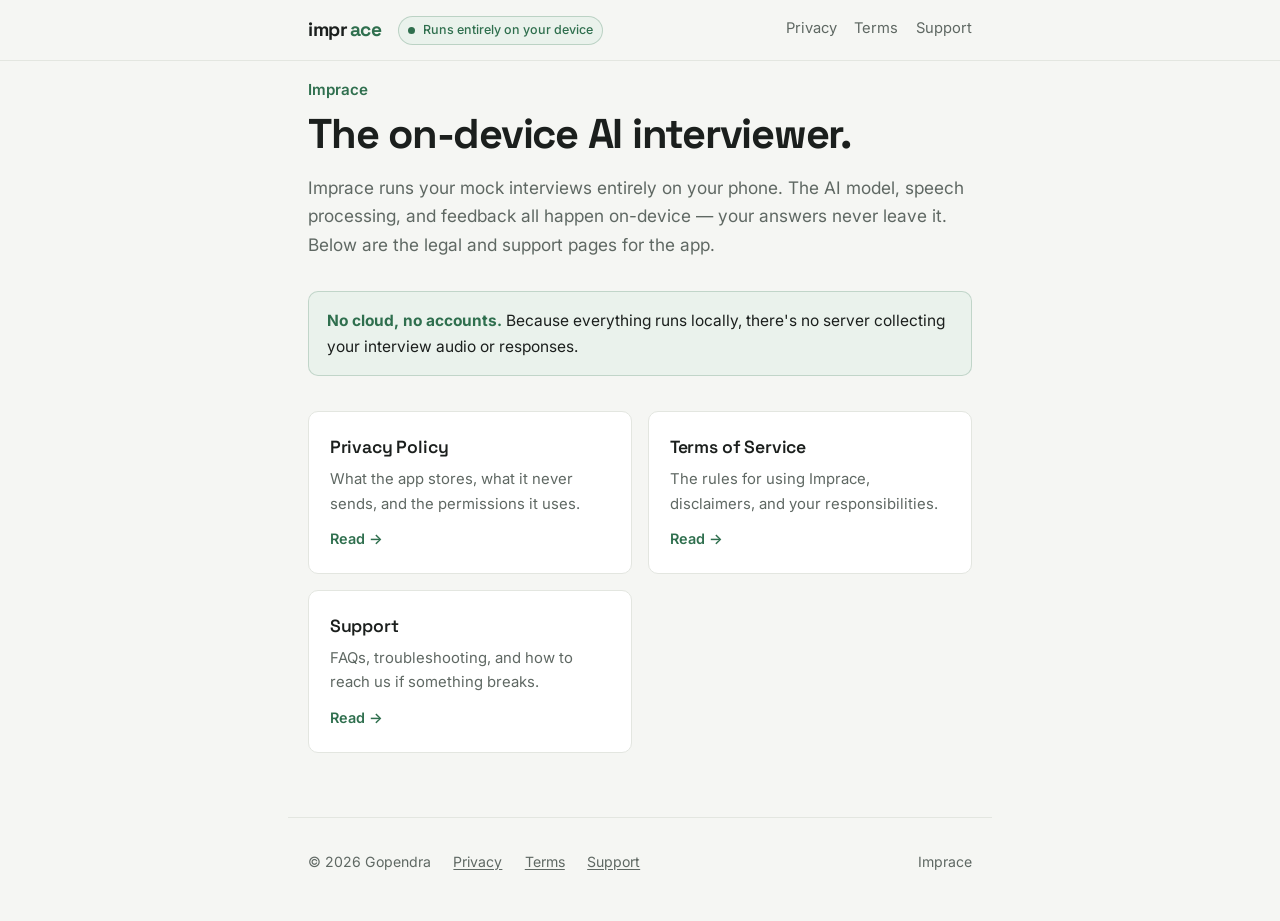
<file: index.html>
<!DOCTYPE html>
<html lang="en">
<head>
  <meta charset="UTF-8" />
  <meta name="viewport" content="width=device-width, initial-scale=1, viewport-fit=cover" />
  <title>Imprace — Legal & Support</title>
  <meta name="description" content="Privacy policy, terms of service, and support for Imprace, the on-device AI interviewer app." />
  <link rel="stylesheet" href="style.css" />
</head>
<body>
  <header class="site-header">
    <div class="bar">
      <a class="brand" href="index.html">impr<span class="dot">ace</span></a>
      <span class="ondevice"><span class="led"></span> Runs entirely on your device</span>
      <nav class="pages">
        <a href="privacy-policy.html">Privacy</a>
        <a href="terms-of-service.html">Terms</a>
        <a href="support.html">Support</a>
      </nav>
    </div>
  </header>

  <main class="hero">
    <p class="kicker">Imprace</p>
    <h1 class="page-title">The on-device AI interviewer.</h1>
    <p class="lede">
      Imprace runs your mock interviews entirely on your phone. The AI model, speech
      processing, and feedback all happen on-device — your answers never leave it.
      Below are the legal and support pages for the app.
    </p>

    <div class="callout">
      <strong>No cloud, no accounts.</strong> Because everything runs locally, there's
      no server collecting your interview audio or responses.
    </div>

    <div class="cards">
      <a class="card" href="privacy-policy.html">
        <h2>Privacy Policy</h2>
        <p>What the app stores, what it never sends, and the permissions it uses.</p>
        <span class="go">Read →</span>
      </a>
      <a class="card" href="terms-of-service.html">
        <h2>Terms of Service</h2>
        <p>The rules for using Imprace, disclaimers, and your responsibilities.</p>
        <span class="go">Read →</span>
      </a>
      <a class="card" href="support.html">
        <h2>Support</h2>
        <p>FAQs, troubleshooting, and how to reach us if something breaks.</p>
        <span class="go">Read →</span>
      </a>
    </div>
  </main>

  <footer>
    <span>© 2026 Gopendra</span>
    <a href="privacy-policy.html">Privacy</a>
    <a href="terms-of-service.html">Terms</a>
    <a href="support.html">Support</a>
    <span class="spacer">Imprace</span>
  </footer>
</body>
</html>
</file>
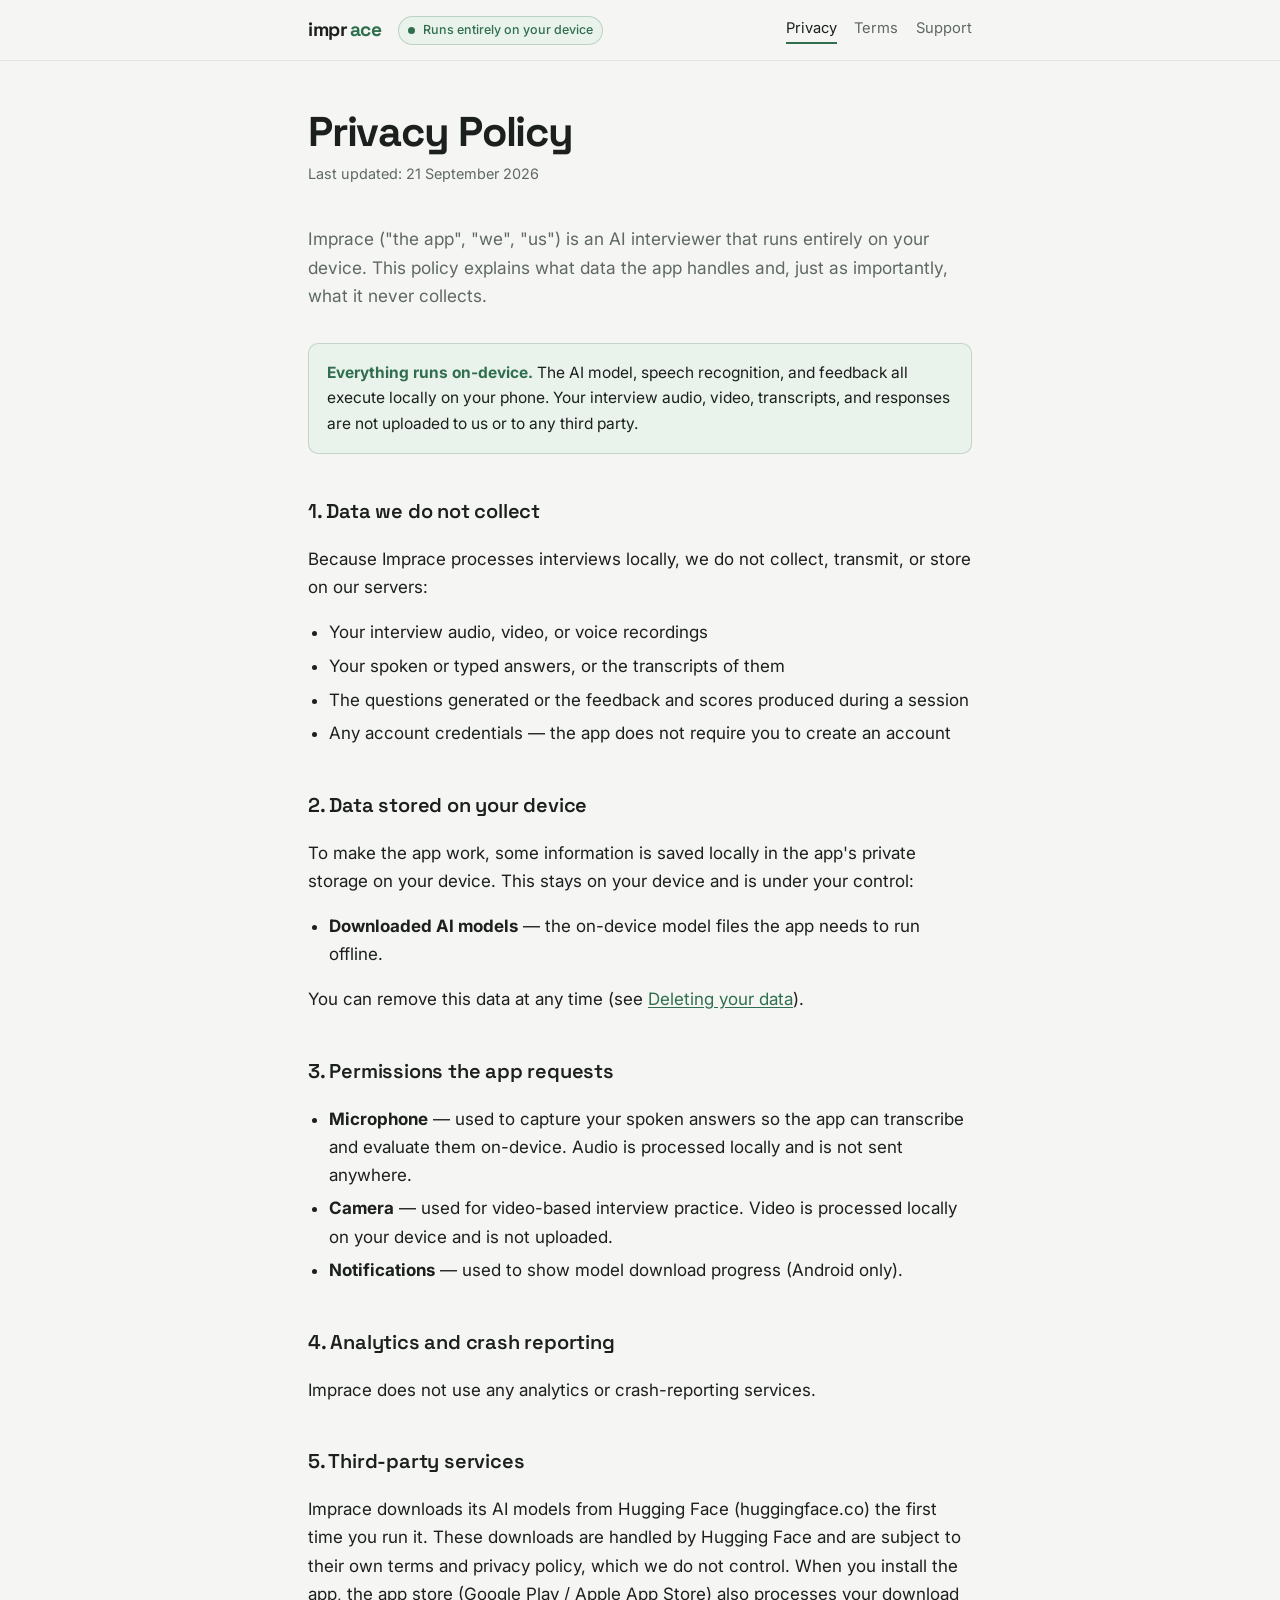
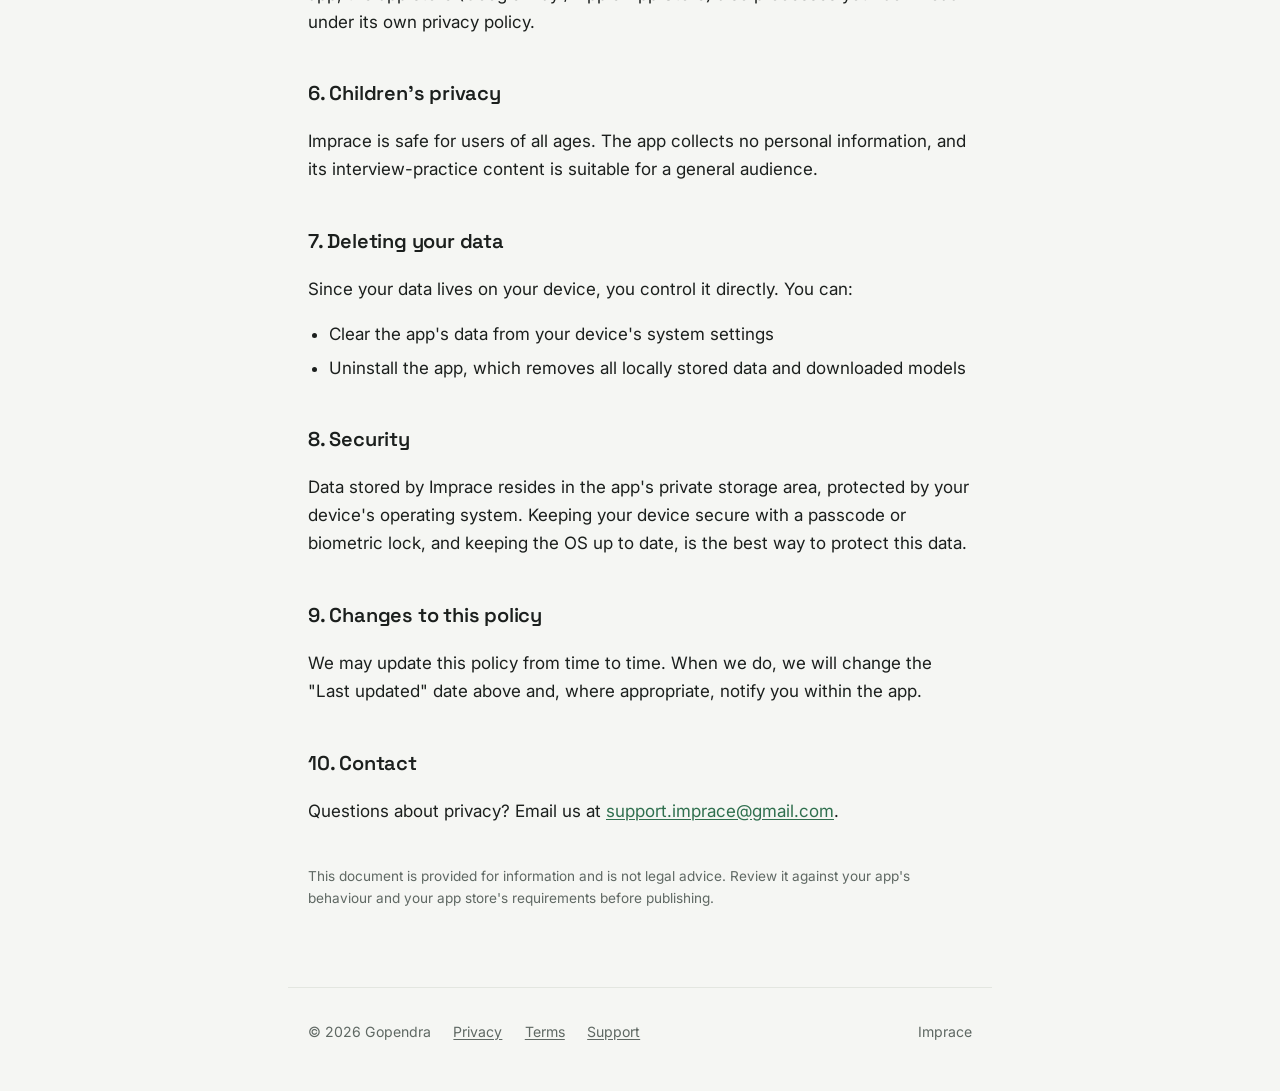
<file: privacy-policy.html>
<!DOCTYPE html>
<html lang="en">

<head>
  <meta charset="UTF-8" />
  <meta name="viewport" content="width=device-width, initial-scale=1, viewport-fit=cover" />
  <title>Privacy Policy — Imprace</title>
  <meta name="description" content="Imprace privacy policy. Imprace processes interviews entirely on your device." />
  <link rel="stylesheet" href="style.css" />
</head>

<body>
  <header class="site-header">
    <div class="bar">
      <a class="brand" href="index.html">impr<span class="dot">ace</span></a>
      <span class="ondevice"><span class="led"></span> Runs entirely on your device</span>
      <nav class="pages">
        <a href="privacy-policy.html" aria-current="page">Privacy</a>
        <a href="terms-of-service.html">Terms</a>
        <a href="support.html">Support</a>
      </nav>
    </div>
  </header>

  <main>
    <h1 class="page-title">Privacy Policy</h1>
    <p class="updated">Last updated: 21 September 2026</p>

    <p class="lede">
      Imprace ("the app", "we", "us") is an AI interviewer that runs entirely on your
      device. This policy explains what data the app handles and, just as importantly,
      what it never collects.
    </p>

    <div class="callout">
      <strong>Everything runs on-device.</strong> The AI model, speech recognition, and
      feedback all execute locally on your phone. Your interview audio, video, transcripts,
      and responses are not uploaded to us or to any third party.
    </div>

    <h2>1. Data we do not collect</h2>
    <p>Because Imprace processes interviews locally, we do not collect, transmit, or store on our servers:</p>
    <ul>
      <li>Your interview audio, video, or voice recordings</li>
      <li>Your spoken or typed answers, or the transcripts of them</li>
      <li>The questions generated or the feedback and scores produced during a session</li>
      <li>Any account credentials — the app does not require you to create an account</li>
    </ul>

    <h2>2. Data stored on your device</h2>
    <p>
      To make the app work, some information is saved locally in the app's private
      storage on your device. This stays on your device and is under your control:
    </p>
    <ul>
      <li><strong>Downloaded AI models</strong> — the on-device model files the app needs to run offline.</li>
    </ul>
    <p>You can remove this data at any time (see <a href="#deletion">Deleting your data</a>).</p>

    <h2>3. Permissions the app requests</h2>
    <ul>
      <li><strong>Microphone</strong> — used to capture your spoken answers so the app can transcribe and evaluate them
        on-device. Audio is processed locally and is not sent anywhere.</li>
      <li><strong>Camera</strong> — used for video-based interview practice. Video is processed locally on your device
        and is not uploaded.</li>
      <li><strong>Notifications</strong> — used to show model download progress (Android only).</li>
    </ul>

    <h2>4. Analytics and crash reporting</h2>
    <p>Imprace does not use any analytics or crash-reporting services.</p>

    <h2>5. Third-party services</h2>
    <p>
      Imprace downloads its AI models from Hugging Face (huggingface.co) the first time you
      run it. These downloads are handled by Hugging Face and are subject to their own terms
      and privacy policy, which we do not control. When you install the app, the app store
      (Google Play / Apple App Store) also processes your download under its own privacy policy.
    </p>

    <h2>6. Children's privacy</h2>
    <p>
      Imprace is safe for users of all ages. The app collects no personal information, and
      its interview-practice content is suitable for a general audience.
    </p>

    <h2 id="deletion">7. Deleting your data</h2>
    <p>Since your data lives on your device, you control it directly. You can:</p>
    <ul>
      <li>Clear the app's data from your device's system settings</li>
      <li>Uninstall the app, which removes all locally stored data and downloaded models</li>
    </ul>

    <h2>8. Security</h2>
    <p>
      Data stored by Imprace resides in the app's private storage area, protected by your
      device's operating system. Keeping your device secure with a passcode or biometric
      lock, and keeping the OS up to date, is the best way to protect this data.
    </p>

    <h2>9. Changes to this policy</h2>
    <p>
      We may update this policy from time to time. When we do, we will change the "Last
      updated" date above and, where appropriate, notify you within the app.
    </p>

    <h2>10. Contact</h2>
    <p>
      Questions about privacy? Email us at
      <a href="mailto:support.imprace@gmail.com">support.imprace@gmail.com</a>.
    </p>

    <p style="color:var(--muted); font-size:0.85rem; margin-top:2.5rem;">
      This document is provided for information and is not legal advice. Review it against
      your app's behaviour and your app store's requirements before publishing.
    </p>
  </main>

  <footer>
    <span>© 2026 Gopendra</span>
    <a href="privacy-policy.html">Privacy</a>
    <a href="terms-of-service.html">Terms</a>
    <a href="support.html">Support</a>
    <span class="spacer">Imprace</span>
  </footer>
</body>

</html>
</file>
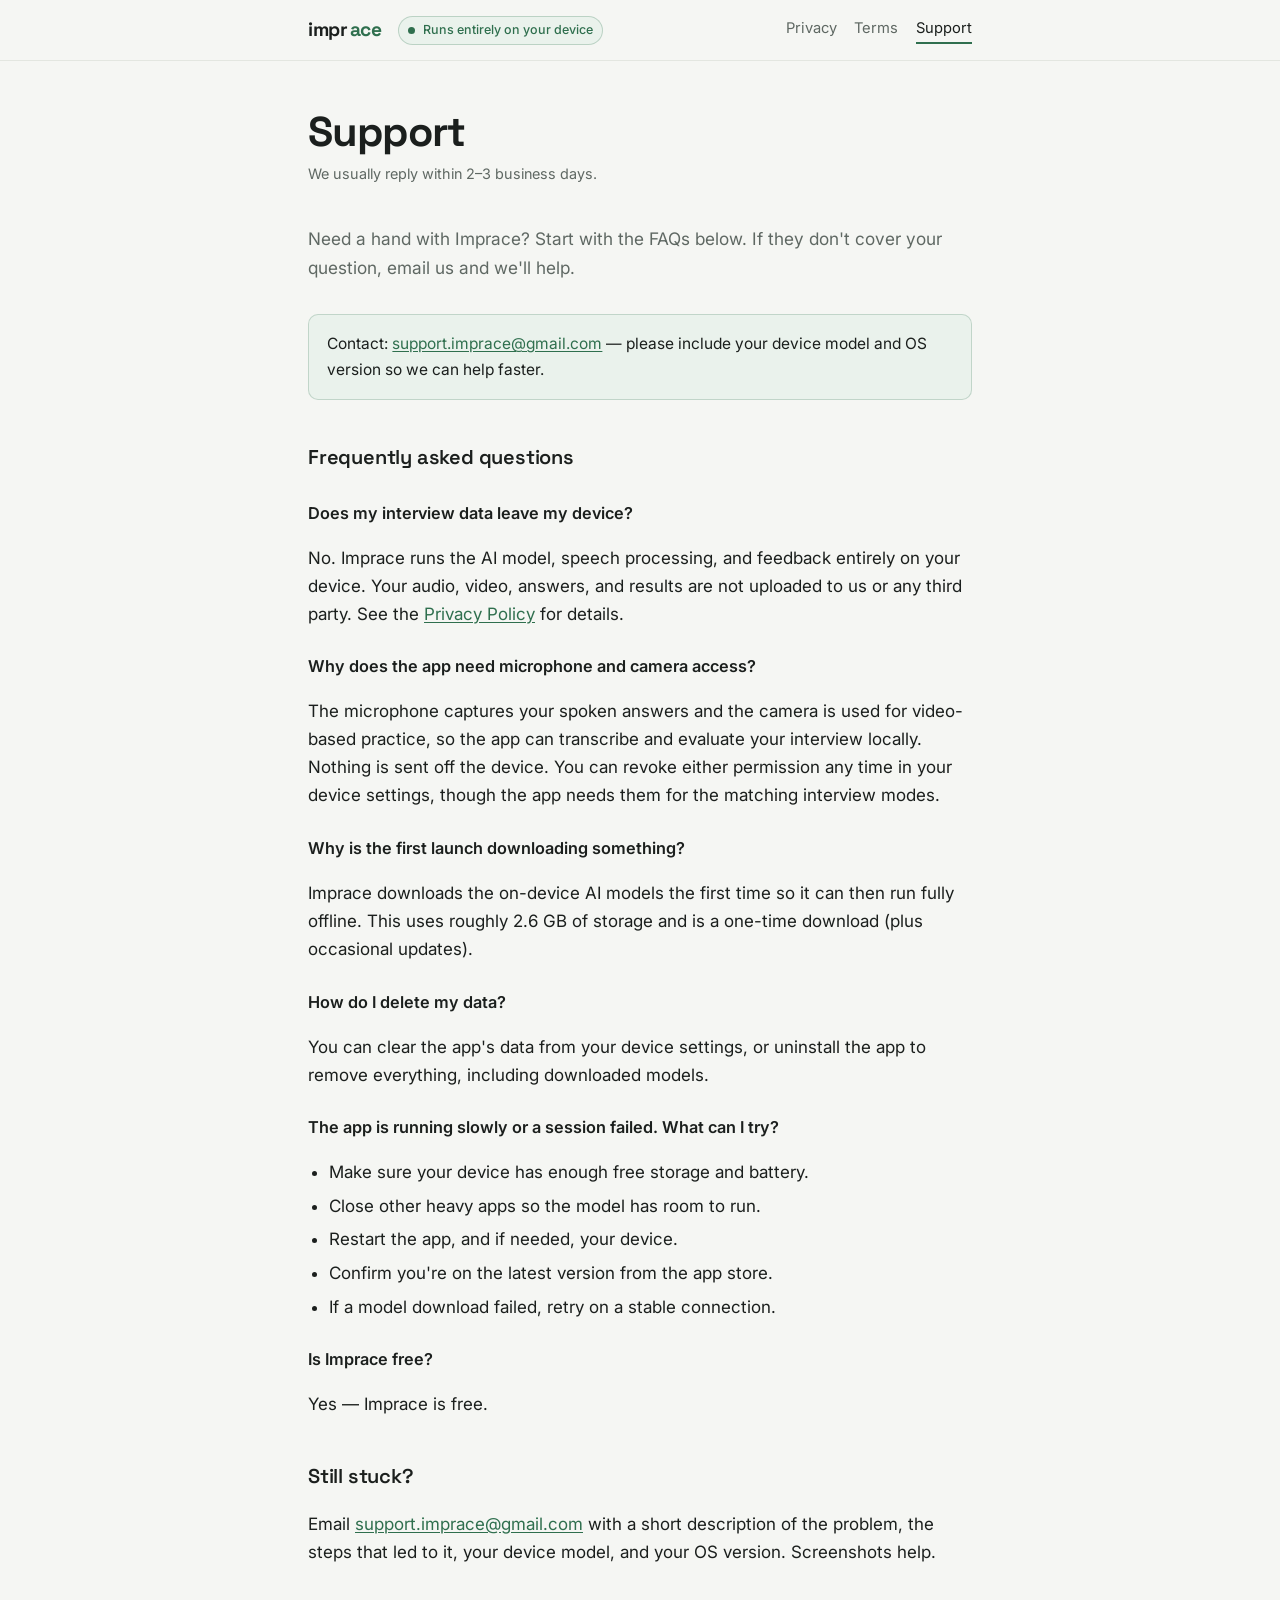
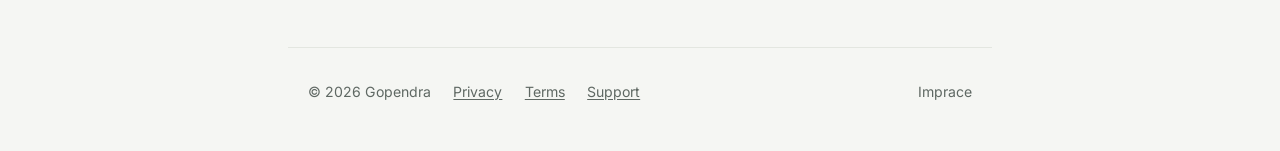
<file: support.html>
<!DOCTYPE html>
<html lang="en">

<head>
  <meta charset="UTF-8" />
  <meta name="viewport" content="width=device-width, initial-scale=1, viewport-fit=cover" />
  <title>Support — Imprace</title>
  <meta name="description" content="Help, FAQs, and contact for the Imprace on-device AI interviewer app." />
  <link rel="stylesheet" href="style.css" />
</head>

<body>
  <header class="site-header">
    <div class="bar">
      <a class="brand" href="index.html">impr<span class="dot">ace</span></a>
      <span class="ondevice"><span class="led"></span> Runs entirely on your device</span>
      <nav class="pages">
        <a href="privacy-policy.html">Privacy</a>
        <a href="terms-of-service.html">Terms</a>
        <a href="support.html" aria-current="page">Support</a>
      </nav>
    </div>
  </header>

  <main>
    <h1 class="page-title">Support</h1>
    <p class="updated">We usually reply within 2–3 business days.</p>

    <p class="lede">
      Need a hand with Imprace? Start with the FAQs below. If they don't cover your
      question, email us and we'll help.
    </p>

    <div class="callout">
      Contact:
      <a href="mailto:support.imprace@gmail.com">support.imprace@gmail.com</a>
      — please include your device model and OS version so we can help faster.
    </div>

    <h2>Frequently asked questions</h2>

    <h3>Does my interview data leave my device?</h3>
    <p>
      No. Imprace runs the AI model, speech processing, and feedback entirely on your
      device. Your audio, video, answers, and results are not uploaded to us or any third
      party. See the <a href="privacy-policy.html">Privacy Policy</a> for details.
    </p>

    <h3>Why does the app need microphone and camera access?</h3>
    <p>
      The microphone captures your spoken answers and the camera is used for video-based
      practice, so the app can transcribe and evaluate your interview locally. Nothing is
      sent off the device. You can revoke either permission any time in your device settings,
      though the app needs them for the matching interview modes.
    </p>

    <h3>Why is the first launch downloading something?</h3>
    <p>
      Imprace downloads the on-device AI models the first time so it can then run fully
      offline. This uses roughly 2.6 GB of storage and is a one-time download (plus
      occasional updates).
    </p>

    <h3>How do I delete my data?</h3>
    <p>
      You can clear the app's data from your device settings, or uninstall the app to
      remove everything, including downloaded models.
    </p>

    <h3>The app is running slowly or a session failed. What can I try?</h3>
    <ul>
      <li>Make sure your device has enough free storage and battery.</li>
      <li>Close other heavy apps so the model has room to run.</li>
      <li>Restart the app, and if needed, your device.</li>
      <li>Confirm you're on the latest version from the app store.</li>
      <li>If a model download failed, retry on a stable connection.</li>
    </ul>

    <h3>Is Imprace free?</h3>
    <p>Yes — Imprace is free.</p>

    <h2>Still stuck?</h2>
    <p>
      Email <a href="mailto:support.imprace@gmail.com">support.imprace@gmail.com</a>
      with a short description of the problem, the steps that led to it, your device model,
      and your OS version. Screenshots help.
    </p>
  </main>

  <footer>
    <span>© 2026 Gopendra</span>
    <a href="privacy-policy.html">Privacy</a>
    <a href="terms-of-service.html">Terms</a>
    <a href="support.html">Support</a>
    <span class="spacer">Imprace</span>
  </footer>
</body>

</html>
</file>
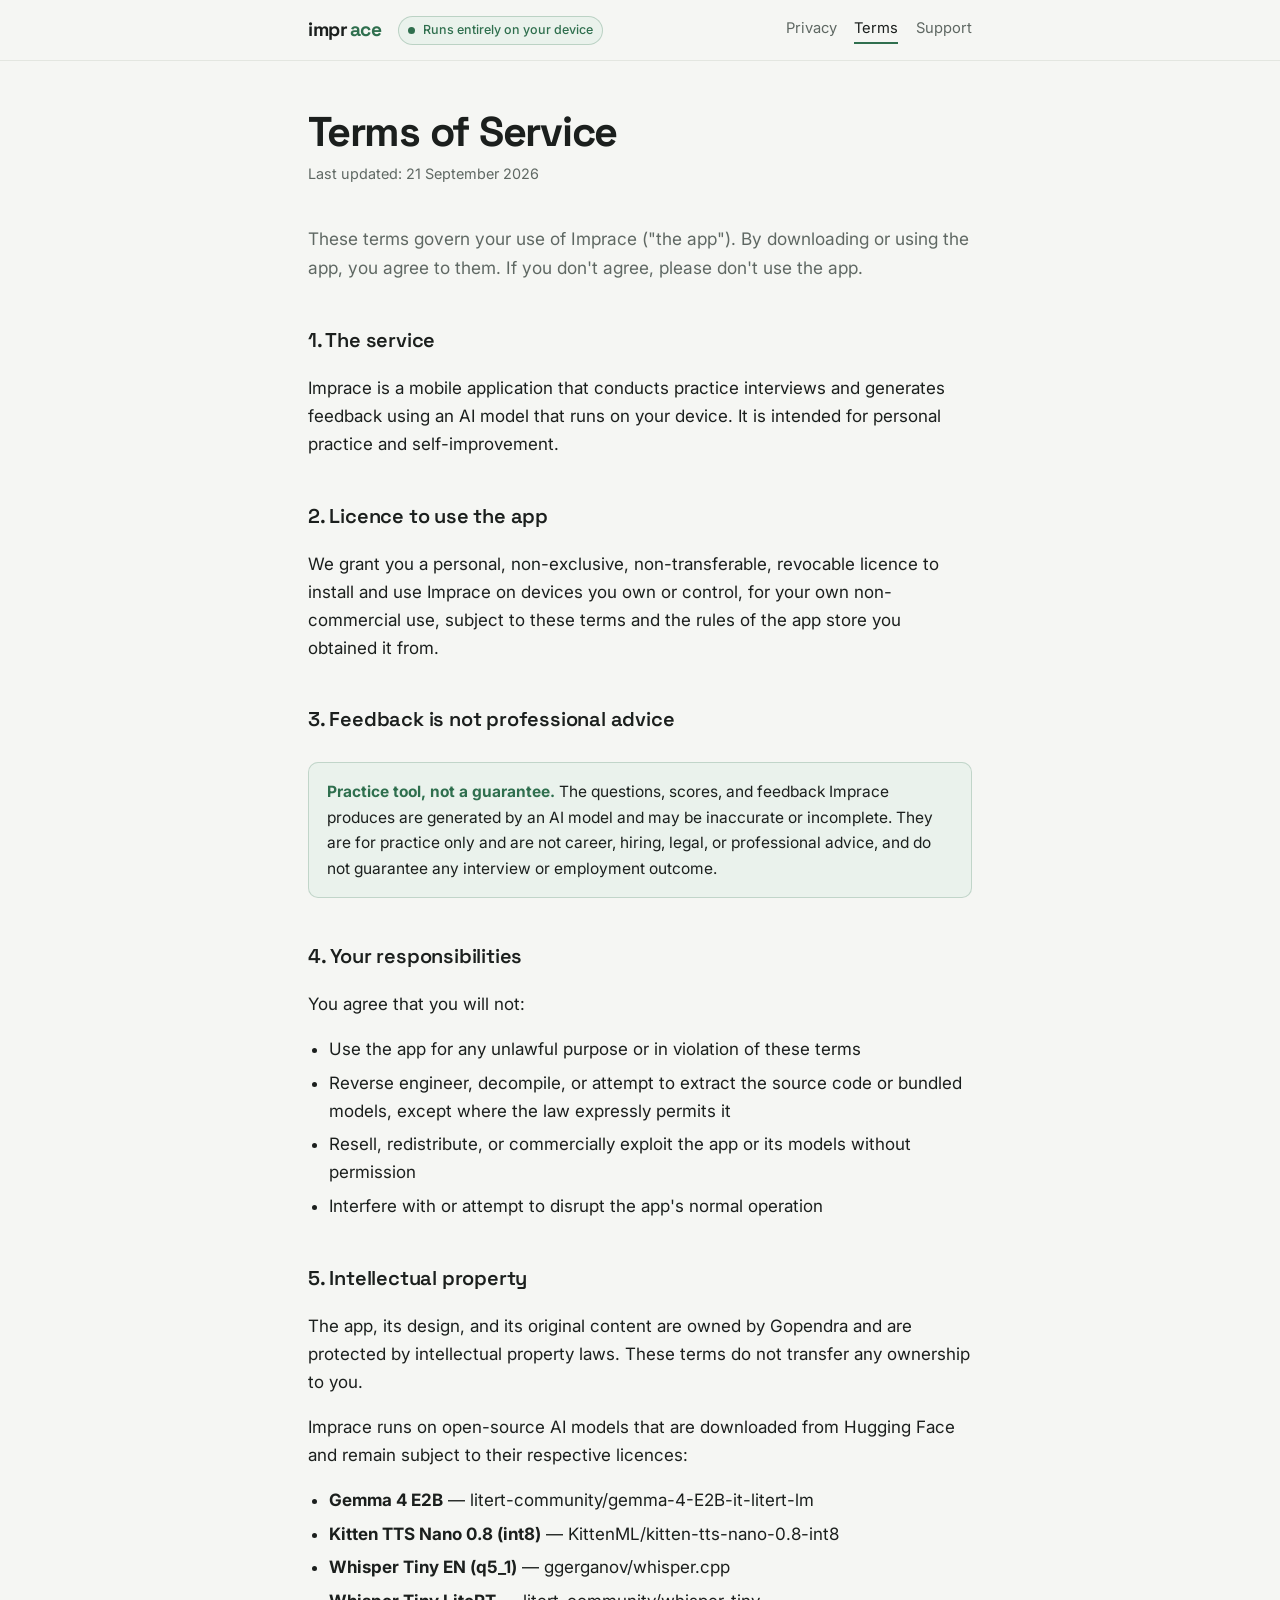
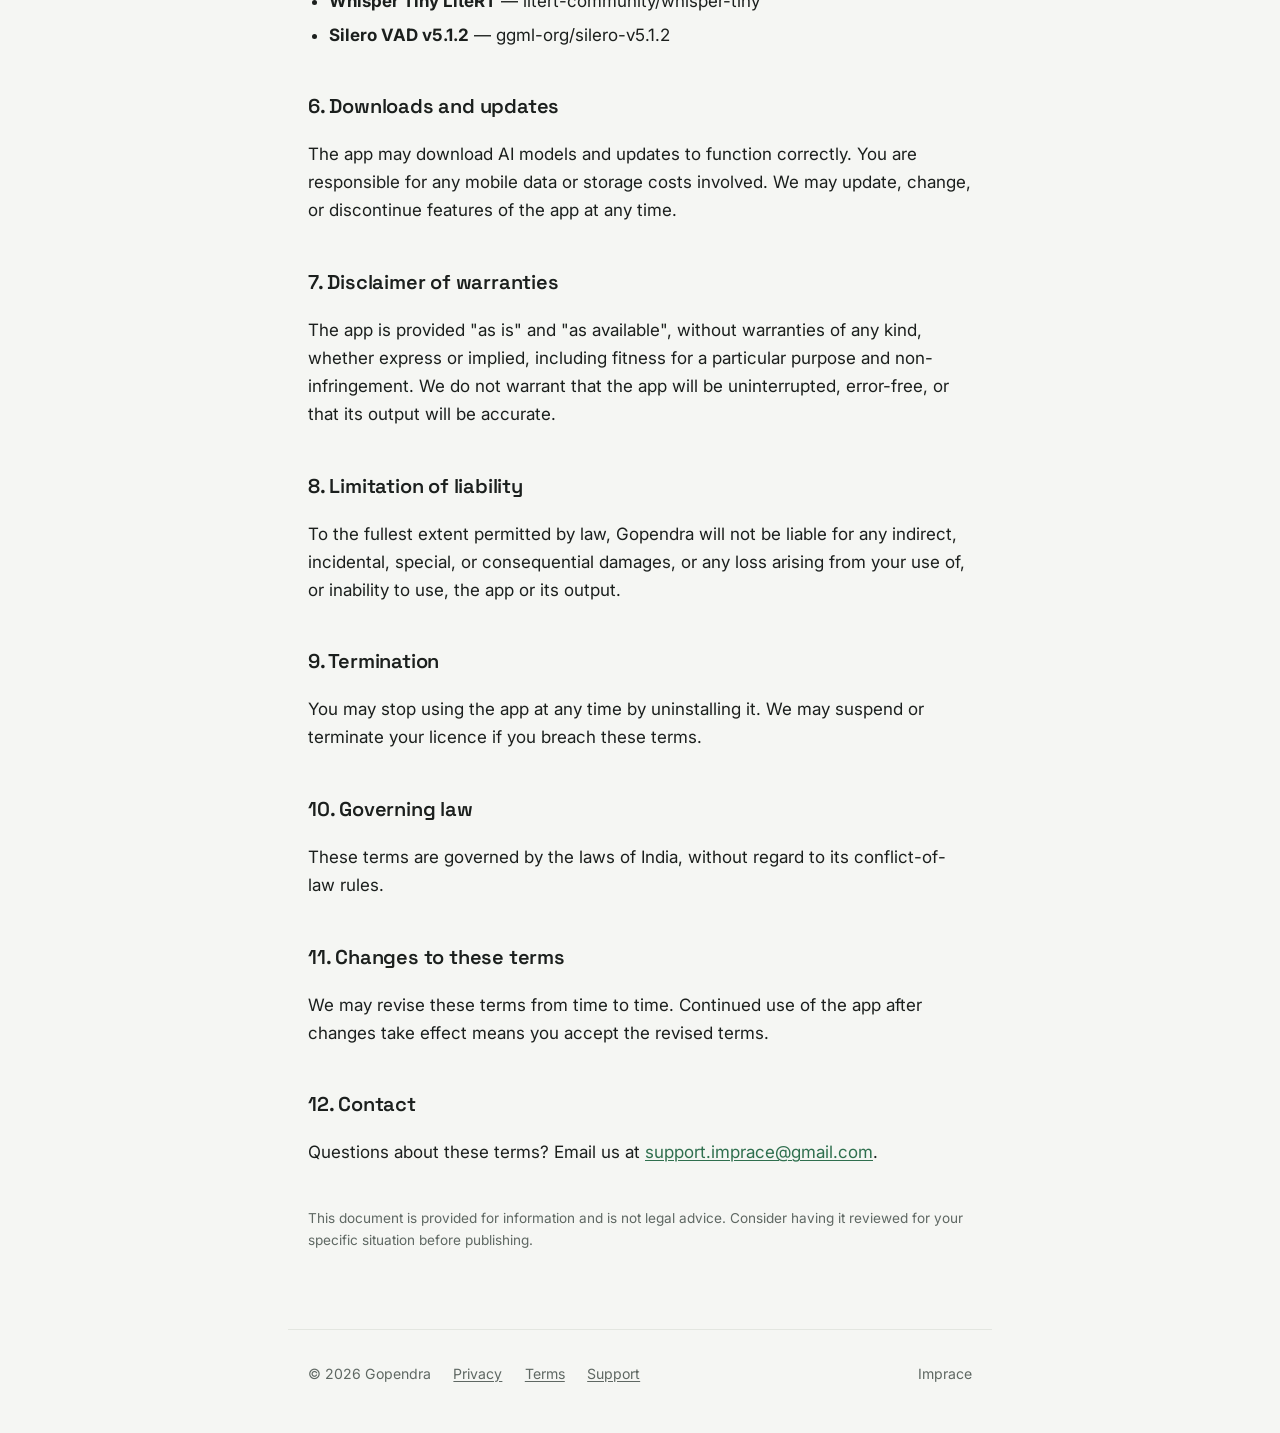
<file: terms-of-service.html>
<!DOCTYPE html>
<html lang="en">

<head>
  <meta charset="UTF-8" />
  <meta name="viewport" content="width=device-width, initial-scale=1, viewport-fit=cover" />
  <title>Terms of Service — Imprace</title>
  <meta name="description" content="Terms of service for the Imprace on-device AI interviewer app." />
  <link rel="stylesheet" href="style.css" />
</head>

<body>
  <header class="site-header">
    <div class="bar">
      <a class="brand" href="index.html">impr<span class="dot">ace</span></a>
      <span class="ondevice"><span class="led"></span> Runs entirely on your device</span>
      <nav class="pages">
        <a href="privacy-policy.html">Privacy</a>
        <a href="terms-of-service.html" aria-current="page">Terms</a>
        <a href="support.html">Support</a>
      </nav>
    </div>
  </header>

  <main>
    <h1 class="page-title">Terms of Service</h1>
    <p class="updated">Last updated: 21 September 2026</p>

    <p class="lede">
      These terms govern your use of Imprace ("the app"). By downloading or using the app,
      you agree to them. If you don't agree, please don't use the app.
    </p>

    <h2>1. The service</h2>
    <p>
      Imprace is a mobile application that conducts practice interviews and generates
      feedback using an AI model that runs on your device. It is intended for personal
      practice and self-improvement.
    </p>

    <h2>2. Licence to use the app</h2>
    <p>
      We grant you a personal, non-exclusive, non-transferable, revocable licence to
      install and use Imprace on devices you own or control, for your own non-commercial
      use, subject to these terms and the rules of the app store you obtained it from.
    </p>

    <h2>3. Feedback is not professional advice</h2>
    <div class="callout">
      <strong>Practice tool, not a guarantee.</strong> The questions, scores, and feedback
      Imprace produces are generated by an AI model and may be inaccurate or incomplete.
      They are for practice only and are not career, hiring, legal, or professional advice,
      and do not guarantee any interview or employment outcome.
    </div>

    <h2>4. Your responsibilities</h2>
    <p>You agree that you will not:</p>
    <ul>
      <li>Use the app for any unlawful purpose or in violation of these terms</li>
      <li>Reverse engineer, decompile, or attempt to extract the source code or bundled models, except where the law
        expressly permits it</li>
      <li>Resell, redistribute, or commercially exploit the app or its models without permission</li>
      <li>Interfere with or attempt to disrupt the app's normal operation</li>
    </ul>

    <h2>5. Intellectual property</h2>
    <p>
      The app, its design, and its original content are owned by Gopendra and are protected
      by intellectual property laws. These terms do not transfer any ownership to you.
    </p>
    <p>
      Imprace runs on open-source AI models that are downloaded from Hugging Face and remain
      subject to their respective licences:
    </p>
    <ul>
      <li><strong>Gemma 4 E2B</strong> — litert-community/gemma-4-E2B-it-litert-lm</li>
      <li><strong>Kitten TTS Nano 0.8 (int8)</strong> — KittenML/kitten-tts-nano-0.8-int8</li>
      <li><strong>Whisper Tiny EN (q5_1)</strong> — ggerganov/whisper.cpp</li>
      <li><strong>Whisper Tiny LiteRT</strong> — litert-community/whisper-tiny</li>
      <li><strong>Silero VAD v5.1.2</strong> — ggml-org/silero-v5.1.2</li>
    </ul>

    <h2>6. Downloads and updates</h2>
    <p>
      The app may download AI models and updates to function correctly. You are
      responsible for any mobile data or storage costs involved. We may update, change,
      or discontinue features of the app at any time.
    </p>

    <h2>7. Disclaimer of warranties</h2>
    <p>
      The app is provided "as is" and "as available", without warranties of any kind,
      whether express or implied, including fitness for a particular purpose and
      non-infringement. We do not warrant that the app will be uninterrupted, error-free,
      or that its output will be accurate.
    </p>

    <h2>8. Limitation of liability</h2>
    <p>
      To the fullest extent permitted by law, Gopendra will not be liable for any indirect,
      incidental, special, or consequential damages, or any loss arising from your use of,
      or inability to use, the app or its output.
    </p>

    <h2>9. Termination</h2>
    <p>
      You may stop using the app at any time by uninstalling it. We may suspend or
      terminate your licence if you breach these terms.
    </p>

    <h2>10. Governing law</h2>
    <p>
      These terms are governed by the laws of India, without regard to its
      conflict-of-law rules.
    </p>

    <h2>11. Changes to these terms</h2>
    <p>
      We may revise these terms from time to time. Continued use of the app after changes
      take effect means you accept the revised terms.
    </p>

    <h2>12. Contact</h2>
    <p>
      Questions about these terms? Email us at
      <a href="mailto:support.imprace@gmail.com">support.imprace@gmail.com</a>.
    </p>

    <p style="color:var(--muted); font-size:0.85rem; margin-top:2.5rem;">
      This document is provided for information and is not legal advice. Consider having it
      reviewed for your specific situation before publishing.
    </p>
  </main>

  <footer>
    <span>© 2026 Gopendra</span>
    <a href="privacy-policy.html">Privacy</a>
    <a href="terms-of-service.html">Terms</a>
    <a href="support.html">Support</a>
    <span class="spacer">Imprace</span>
  </footer>
</body>

</html>
</file>
<file: style.css>
/* Imprace — shared styles for legal & support pages
   Palette and type are chosen around the product's identity:
   an AI interviewer that runs entirely on the device. Calm,
   grounded, technical-but-trustworthy. Not a marketing site. */

@import url('https://fonts.googleapis.com/css2?family=Inter:wght@400;500;600&family=Space+Grotesk:wght@500;600;700&display=swap');

:root {
  --paper: #f5f6f3;
  --surface: #ffffff;
  --ink: #1b1f1d;
  --muted: #5f6863;
  --line: #e3e6e0;
  --accent: #2f6f4e;
  /* grounded forest green — "safe, local" */
  --accent-soft: #eaf2ec;

  --sans: 'Inter', system-ui, -apple-system, Segoe UI, sans-serif;
  --display: 'Space Grotesk', var(--sans);

  --wrap: 44rem;
  /* ~keeps line length readable */
  --radius: 10px;
}

@media (prefers-color-scheme: dark) {
  :root {
    --paper: #14171a;
    --surface: #1b1f22;
    --ink: #e8ece9;
    --muted: #9aa39d;
    --line: #2b3033;
    --accent: #6bbf96;
    --accent-soft: #1e2a24;
  }
}

* {
  box-sizing: border-box;
}

html {
  scroll-behavior: smooth;
}

@media (prefers-reduced-motion: reduce) {
  html {
    scroll-behavior: auto;
  }

  * {
    animation: none !important;
    transition: none !important;
  }
}

body {
  margin: 0;
  background: var(--paper);
  color: var(--ink);
  font-family: var(--sans);
  font-size: 17px;
  line-height: 1.65;
  -webkit-font-smoothing: antialiased;
}

/* ---------- Header ---------- */
.site-header {
  border-bottom: 1px solid var(--line);
  background: color-mix(in srgb, var(--paper) 88%, transparent);
  backdrop-filter: saturate(1.2) blur(6px);
  position: sticky;
  top: 0;
  z-index: 10;
}

.site-header .bar {
  max-width: var(--wrap);
  margin: 0 auto;
  padding: 0.9rem 1.25rem;
  display: flex;
  align-items: center;
  gap: 1rem;
  flex-wrap: wrap;
}

.brand {
  display: inline-flex;
  align-items: baseline;
  gap: 0.15rem;
  font-family: var(--display);
  font-weight: 700;
  font-size: 1.2rem;
  letter-spacing: -0.02em;
  color: var(--ink);
  text-decoration: none;
}

.brand .dot {
  color: var(--accent);
}

.ondevice {
  display: inline-flex;
  align-items: center;
  gap: 0.45rem;
  font-size: 0.78rem;
  color: var(--accent);
  background: var(--accent-soft);
  border: 1px solid color-mix(in srgb, var(--accent) 25%, transparent);
  padding: 0.2rem 0.6rem;
  border-radius: 999px;
  font-weight: 500;
}

.ondevice .led {
  width: 7px;
  height: 7px;
  border-radius: 50%;
  background: var(--accent);
  box-shadow: 0 0 0 0 color-mix(in srgb, var(--accent) 60%, transparent);
  animation: pulse 2.4s ease-out infinite;
}

@keyframes pulse {
  0% {
    box-shadow: 0 0 0 0 color-mix(in srgb, var(--accent) 55%, transparent);
  }

  70% {
    box-shadow: 0 0 0 6px transparent;
  }

  100% {
    box-shadow: 0 0 0 0 transparent;
  }
}

nav.pages {
  margin-left: auto;
  display: flex;
  gap: 1.1rem;
  font-size: 0.92rem;
}

nav.pages a {
  color: var(--muted);
  text-decoration: none;
  padding-bottom: 2px;
  border-bottom: 2px solid transparent;
}

nav.pages a:hover {
  color: var(--ink);
}

nav.pages a[aria-current="page"] {
  color: var(--ink);
  border-bottom-color: var(--accent);
}

/* ---------- Content ---------- */
main {
  max-width: var(--wrap);
  margin: 0 auto;
  padding: 3rem 1.25rem 4rem;
}

.page-title {
  font-family: var(--display);
  font-weight: 700;
  font-size: clamp(1.9rem, 5vw, 2.6rem);
  line-height: 1.1;
  letter-spacing: -0.03em;
  margin: 0 0 0.4rem;
}

.updated {
  color: var(--muted);
  font-size: 0.9rem;
  margin: 0 0 2.5rem;
}

h2 {
  font-family: var(--display);
  font-weight: 600;
  font-size: 1.25rem;
  letter-spacing: -0.01em;
  margin: 2.6rem 0 0.6rem;
  scroll-margin-top: 5rem;
}

h3 {
  font-weight: 600;
  font-size: 1.02rem;
  margin: 1.6rem 0 0.4rem;
}

p,
li {
  color: var(--ink);
}

a {
  color: var(--accent);
  text-decoration: underline;
  text-underline-offset: 2px;
}

ul,
ol {
  padding-left: 1.3rem;
}

li {
  margin: 0.35rem 0;
}

.lede {
  font-size: 1.08rem;
  color: var(--muted);
  margin-bottom: 2rem;
}

/* callout used to highlight the on-device guarantee */
.callout {
  background: var(--accent-soft);
  border: 1px solid color-mix(in srgb, var(--accent) 22%, transparent);
  border-radius: var(--radius);
  padding: 1rem 1.15rem;
  margin: 1.6rem 0;
  font-size: 0.97rem;
}

.callout strong {
  color: var(--accent);
}

/* editable placeholders authors must fill in */
.fill {
  background: color-mix(in srgb, #e9b949 30%, transparent);
  padding: 0 0.25rem;
  border-radius: 4px;
}

@media (prefers-color-scheme: dark) {
  .fill {
    background: color-mix(in srgb, #e9b949 22%, transparent);
  }
}

/* landing page cards */
.hero {
  padding-top: 1rem;
}

.hero .kicker {
  color: var(--accent);
  font-weight: 600;
  font-size: 0.95rem;
  margin: 0 0 0.5rem;
}

.cards {
  display: grid;
  grid-template-columns: repeat(auto-fit, minmax(15rem, 1fr));
  gap: 1rem;
  margin-top: 2.2rem;
}

.card {
  display: block;
  background: var(--surface);
  border: 1px solid var(--line);
  border-radius: var(--radius);
  padding: 1.3rem;
  text-decoration: none;
  color: var(--ink);
  transition: border-color 0.15s ease, transform 0.15s ease;
}

.card:hover {
  border-color: var(--accent);
  transform: translateY(-2px);
}

.card h2 {
  margin: 0 0 0.3rem;
  font-size: 1.1rem;
}

.card p {
  margin: 0;
  color: var(--muted);
  font-size: 0.93rem;
}

.card .go {
  color: var(--accent);
  font-weight: 600;
  font-size: 0.9rem;
  display: inline-block;
  margin-top: 0.7rem;
}

/* ---------- Footer ---------- */
footer {
  border-top: 1px solid var(--line);
  max-width: var(--wrap);
  margin: 0 auto;
  padding: 2rem 1.25rem 3rem;
  color: var(--muted);
  font-size: 0.88rem;
  display: flex;
  gap: 1rem 1.4rem;
  flex-wrap: wrap;
  align-items: center;
}

footer a {
  color: var(--muted);
}

footer a:hover {
  color: var(--ink);
}

footer .spacer {
  margin-left: auto;
}

:focus-visible {
  outline: 2px solid var(--accent);
  outline-offset: 2px;
  border-radius: 3px;
}
</file>
